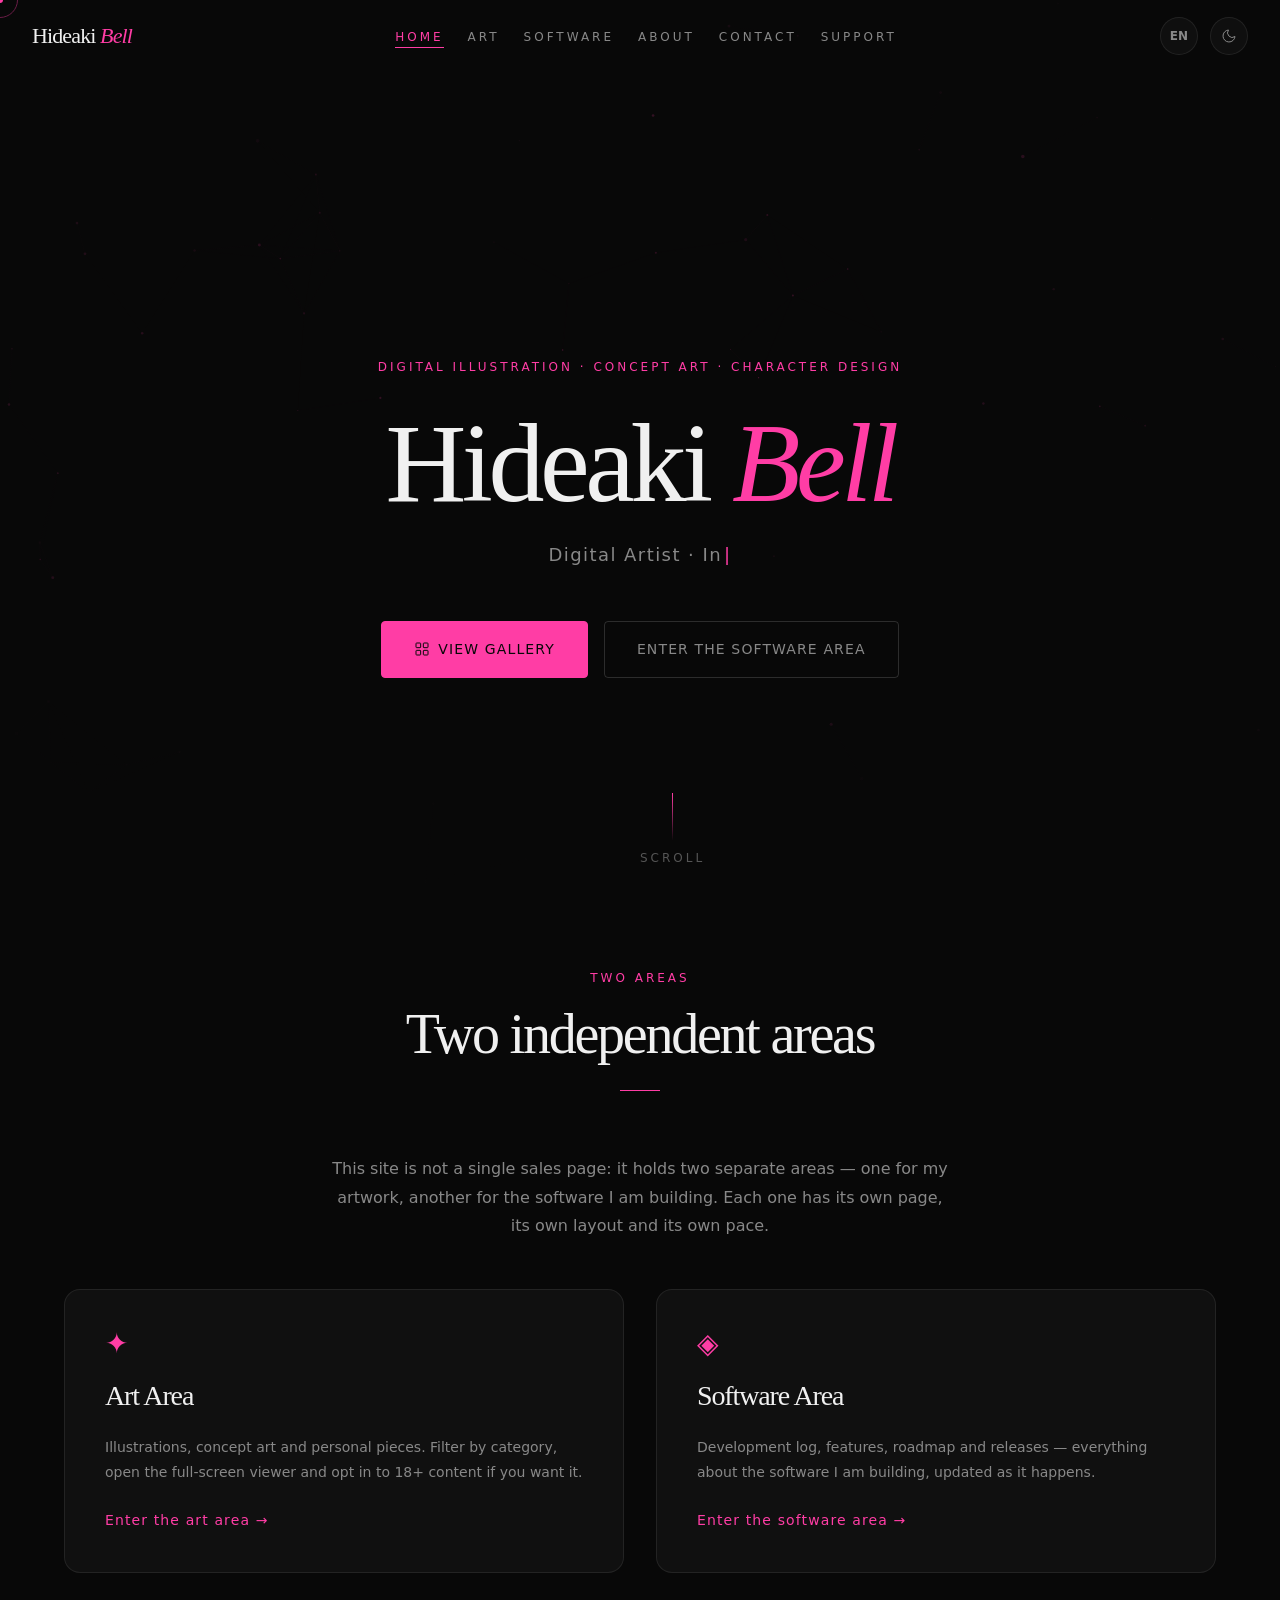
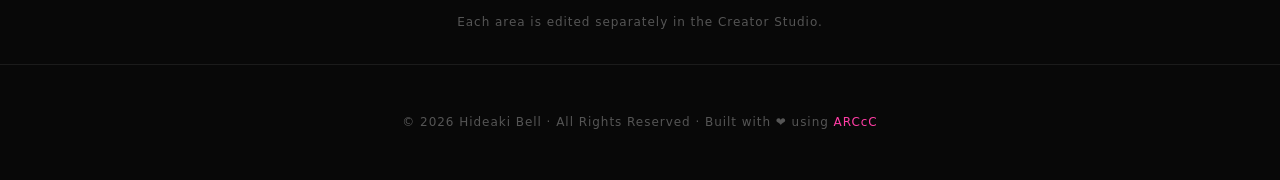
<file: index.html>
<!DOCTYPE html>
<html lang="en">
<head>
  <meta charset="UTF-8" />
  <meta name="viewport" content="width=device-width, initial-scale=1.0" />
  <meta http-equiv="Content-Security-Policy" content="default-src 'self'; script-src 'self'; style-src 'self' 'unsafe-inline' https://fonts.googleapis.com; font-src https://fonts.gstatic.com; img-src 'self' data: https:; media-src 'self' https:; frame-src https:; connect-src 'self' https://api.github.com; object-src 'none'; base-uri 'self'; form-action 'self'" />

  <!-- SEO -->
  <title>Hideaki Bell · Digital Artist</title>
  <meta name="description" content="Portfolio of Hideaki Bell — independent digital artist specializing in digital illustration, concept art, and abstract digital art." />
  <meta name="author" content="Hideaki Bell" />
  <meta name="robots" content="index, follow" />

  <!-- Open Graph -->
  <meta property="og:type"        content="website" />
  <meta property="og:title"       content="Hideaki Bell · Digital Artist" />
  <meta property="og:description" content="Portfolio of Hideaki Bell — independent digital artist." />
  <meta property="og:image"       content="assets/images/artwork-1.jpg" />

  <!-- Twitter Card -->
  <meta name="twitter:card"        content="summary_large_image" />
  <meta name="twitter:title"       content="Hideaki Bell · Digital Artist" />
  <meta name="twitter:description" content="Portfolio of Hideaki Bell — independent digital artist." />
  <meta name="twitter:image"       content="assets/images/artwork-1.jpg" />

  <!-- Favicon (inline SVG) -->
  <link rel="icon" href="data:image/svg+xml,<svg xmlns='http://www.w3.org/2000/svg' viewBox='0 0 100 100'><text y='.9em' font-size='90'>✦</text></svg>" />

  <!-- Anti-FOUC: apply saved theme BEFORE CSS renders -->
  <script src="assets/js/theme-init.js"></script>

  <!-- Styles: single entry point (ARCcC §2.3) -->
  <link rel="stylesheet" href="assets/styles/index.css" />

  <!-- GitHub Pages: no _config.yml needed, plain HTML works natively -->
</head>
<body data-page="hub">

  <!-- Custom cursor (cosmetic layer, not a module) -->
  <div class="cursor-dot"  aria-hidden="true"></div>
  <div class="cursor-ring" aria-hidden="true"></div>

  <!-- ───────────────────────────────────────────────────────
       NAVIGATION
  ─────────────────────────────────────────────────────────── -->
  <nav class="site-nav" role="navigation" aria-label="Main navigation">
    <a href="#hero" class="nav__logo" id="nav-logo">
      Hideaki <span>Bell</span>
    </a>


    <ul class="nav__links" role="list">
      <li><a href="index.html" class="nav__link" id="nav-link-home" aria-current="page">Home</a></li>
      <li><a href="art.html"   class="nav__link" id="nav-link-art">Art</a></li>
      <li><a href="studio.html" class="nav__link" id="nav-link-studio">Software</a></li>
      <li><a href="about.html" class="nav__link" id="nav-link-about">About</a></li>
      <li><a href="contact.html" class="nav__link" id="nav-link-contact">Contact</a></li>
      <li><a href="support.html" class="nav__link" id="nav-link-support">Support</a></li>
    </ul>

    <div class="nav__right">
      <!-- Language switch -->
      <button class="lang-switch" id="lang-switch-btn" aria-label="Switch language" title="Mudar idioma">
        EN
      </button>

      <!-- Admin link (hidden - Ctrl+Shift+Q toggles it) -->
      <a href="admin.html" class="admin-link-btn" id="admin-link-btn" title="Creator Studio" style="display:none;">
        ⚙
      </a>

      <!-- Theme toggle -->
      <button class="theme-toggle" id="theme-toggle-btn" aria-label="Switch to light mode" title="Light mode">
        <!-- Moon icon (shown in dark mode → click to go light) -->
        <svg id="theme-icon-moon" viewBox="0 0 24 24" fill="none" stroke="currentColor" stroke-width="1.5" aria-hidden="true">
          <path d="M21 12.79A9 9 0 1 1 11.21 3 7 7 0 0 0 21 12.79z"/>
        </svg>
        <!-- Sun icon (shown in light mode → click to go dark) -->
        <svg id="theme-icon-sun" viewBox="0 0 24 24" fill="none" stroke="currentColor" stroke-width="1.5" aria-hidden="true" style="display:none">
          <circle cx="12" cy="12" r="5"/>
          <path d="M12 1v2M12 21v2M4.22 4.22l1.42 1.42M18.36 18.36l1.42 1.42M1 12h2M21 12h2M4.22 19.78l1.42-1.42M18.36 5.64l1.42-1.42"/>
        </svg>
      </button>

      <!-- Mobile burger -->
      <button class="nav__burger" aria-label="Toggle mobile menu" aria-expanded="false">
        <span></span>
        <span></span>
        <span></span>
      </button>
    </div>
  </nav>

  <!-- ───────────────────────────────────────────────────────
       HERO SECTION
  ─────────────────────────────────────────────────────────── -->
  <section id="hero" aria-label="Hero introduction">
    <canvas id="hero-canvas" aria-hidden="true"></canvas>

    <div class="hero__content">
      <p class="hero__eyebrow" id="hero-eyebrow">Digital Illustration · Concept Art · Abstract Art</p>

      <h1 class="hero__name" id="hero-name">
        Hideaki <span>Bell</span>
      </h1>

      <p class="hero__tagline cursor-blink" id="hero-tagline">
        Digital Artist · Independent Creator
      </p>

      <div class="hero__actions">
        <a href="art.html" class="btn-primary" id="hero-cta-gallery">
          <svg width="16" height="16" viewBox="0 0 24 24" fill="none" stroke="currentColor" stroke-width="1.5" aria-hidden="true">
            <rect x="3" y="3" width="7" height="7" rx="1"/><rect x="14" y="3" width="7" height="7" rx="1"/>
            <rect x="3" y="14" width="7" height="7" rx="1"/><rect x="14" y="14" width="7" height="7" rx="1"/>
          </svg>
          View Gallery
        </a>
        <a href="studio.html" class="btn-secondary" id="hero-cta-studio">
          Software Area
        </a>
      </div>
    </div>

    <div class="hero__scroll-indicator" aria-hidden="true">
      <div class="hero__scroll-line"></div>
      <span class="hero__scroll-label">Scroll</span>
    </div>
  </section>

  <!-- ───────────────────────────────────────────────────────
       AREAS HUB — the site is split into independent areas
  ─────────────────────────────────────────────────────────── -->
  <section id="areas" aria-label="Site areas">
    <div class="section-header reveal">
      <span class="section-label" data-i18n="hub_label">Two areas</span>
      <h2 class="section-title" data-i18n="hub_title">Two independent areas</h2>
      <div class="section-divider" aria-hidden="true"></div>
    </div>

    <p class="hub__intro reveal reveal-delay-1" data-i18n="hub_intro">
      This site holds two separate areas — one for my artwork, another for the software I am building.
    </p>

    <div class="hub__grid">
      <article class="hub-card reveal reveal-delay-2">
        <div class="hub-card__icon" aria-hidden="true">✦</div>
        <h3 class="hub-card__title" data-i18n="hub_art_title">Art Area</h3>
        <p class="hub-card__text" data-i18n="hub_art_text">
          Illustrations, concept art and personal pieces.
        </p>
        <a class="hub-card__cta" href="art.html" data-i18n="hub_art_cta">Enter the art area</a>
      </article>

      <article class="hub-card reveal reveal-delay-3">
        <div class="hub-card__icon" aria-hidden="true">◈</div>
        <h3 class="hub-card__title" data-i18n="hub_studio_title">Software Area</h3>
        <p class="hub-card__text" data-i18n="hub_studio_text">
          Development log, features, roadmap and releases.
        </p>
        <a class="hub-card__cta" href="studio.html" data-i18n="hub_studio_cta">Enter the software area</a>
      </article>
    </div>

    <p class="hub__note" data-i18n="hub_note"></p>
  </section>
<footer class="site-footer" role="contentinfo">
    <p class="site-footer__text">
      © <span id="footer-year"></span> Hideaki Bell · All Rights Reserved ·
      Built with ❤ using <a href="#" aria-label="ARCcC methodology">ARCcC</a>
    </p>
  </footer>

  <!-- ───────────────────────────────────────────────────────
       SCRIPTS — Loaded in dependency order (ARCcC §2.3)
       No ES module bundler needed — single flat script chain.
  ─────────────────────────────────────────────────────────── -->

  <!-- 1. Infrastructure (no deps) -->
  <script src="infrastructure/event-bus/index.js"></script>
  <script src="infrastructure/i18n/index.js"></script>
  <script src="infrastructure/config/index.js"></script>
  <script src="infrastructure/content/index.js"></script>
  <script src="infrastructure/intersection-observer/index.js"></script>

  <!-- 2. Utils (no deps) -->
  <script src="utils/dom/index.js"></script>
  <script src="utils/formatters/index.js"></script>
  <script src="utils/env/index.js"></script>

  <!-- 3. Core — Hero sub-modules -->
  <script src="core/hero/private/animator/index.js"></script>
  <script src="core/hero/private/renderer/index.js"></script>
  <script src="core/hero/index.js"></script>

  <!-- 4. Core — About -->

  <!-- 5. Core — Contact sub-modules -->

  <!-- 6. Core — Creator Studio gate (decides if the ⚙ link is shown) -->
  <script src="core/admin-gate/index.js"></script>

  <!-- 7. Core — Theme Toggle -->
  <script src="core/theme-toggle/index.js"></script>

  <!-- 8. Core — Language Switch -->
  <script src="core/language/index.js"></script>

  <!-- 9. Boundary — Contracts + Orchestrator + Entry point -->
  <script src="boundary/orchestrator/contracts/SiteContract.js"></script>
  <script src="boundary/orchestrator/index.js"></script>
  <script src="boundary/index.js"></script>

</body>
</html>
</file>
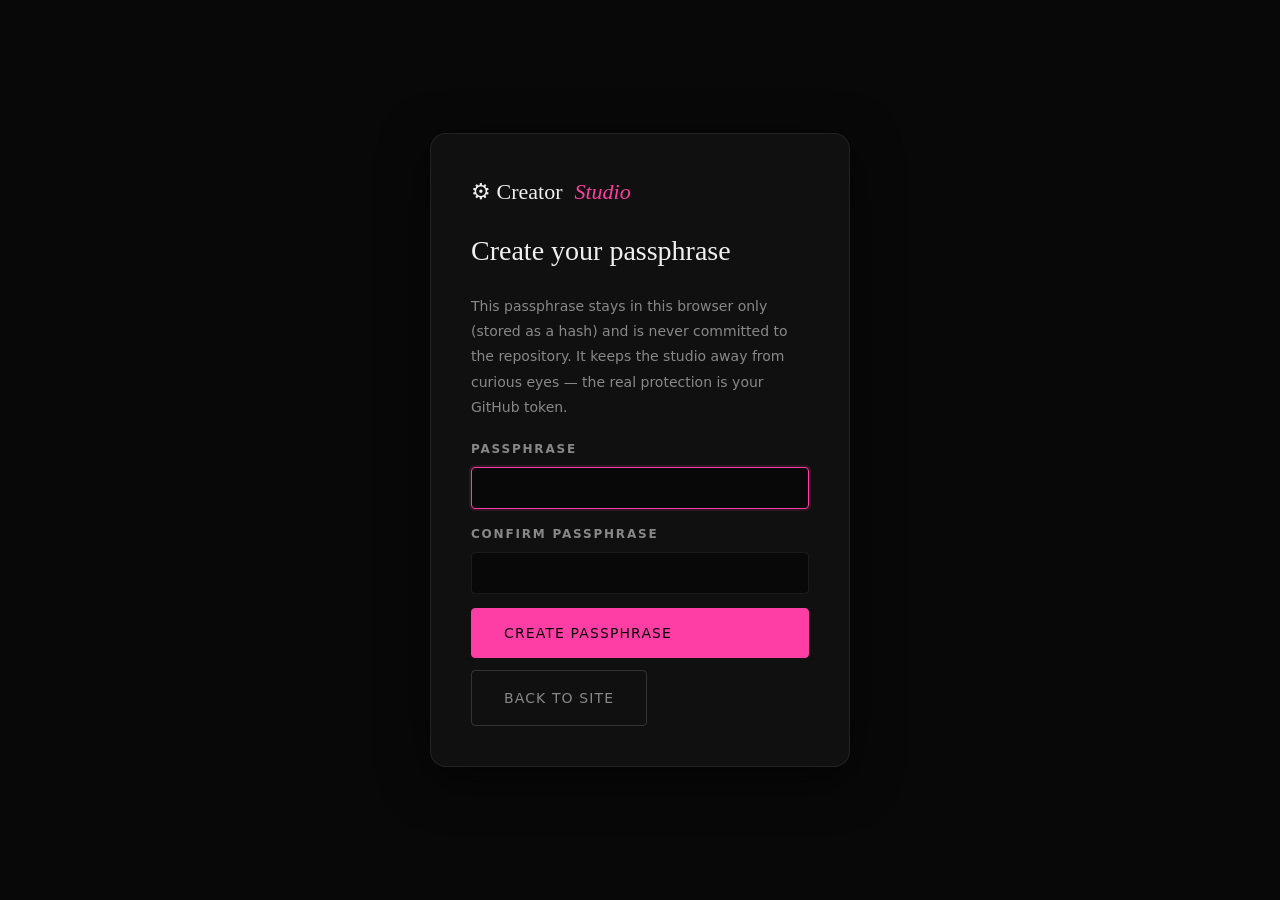
<file: admin.html>
﻿<!DOCTYPE html>
<html lang="en">
<head>
  <meta charset="UTF-8" />
  <meta name="viewport" content="width=device-width, initial-scale=1.0" />
  <meta http-equiv="Content-Security-Policy" content="default-src 'self'; script-src 'self'; style-src 'self' 'unsafe-inline' https://fonts.googleapis.com; font-src https://fonts.gstatic.com; img-src 'self' data: https:; media-src 'self' https:; frame-src https:; connect-src 'self' https://api.github.com; object-src 'none'; base-uri 'self'; form-action 'self'" />
  <title>Creator Studio · Hideaki Bell</title>
  
  <!-- Favicon -->
  <link rel="icon" href="data:image/svg+xml,<svg xmlns='http://www.w3.org/2000/svg' viewBox='0 0 100 100'><text y='.9em' font-size='90'>⚙</text></svg>" />

  <!-- Apply the saved color theme before styles render -->
  <script src="assets/js/theme-init.js"></script>

  <!-- Core Styles -->
  <link rel="stylesheet" href="assets/styles/design-system/tokens.css" />
  <link rel="stylesheet" href="assets/styles/index.css" />
  
  <!-- Dashboard Specific Styles -->
  <style>
    body {
      cursor: auto !important; /* Allow normal cursor inside admin dashboard */
    }
    body * {
      cursor: auto !important;
    }
    .cursor-dot, .cursor-ring {
      display: none !important; /* Disable custom cursor on admin page */
    }
    
    .admin-layout {
      display: grid;
      grid-template-columns: 260px 1fr;
      min-height: 100vh;
      background: var(--color-bg);
      color: var(--color-text-primary);
      font-family: var(--font-body);
    }

    /* ── Sidebar ──────────────────────────────────────────────── */
    .admin-sidebar {
      background: var(--color-bg-secondary);
      border-right: 1px solid var(--color-border);
      padding: var(--space-8) var(--space-6);
      display: flex;
      flex-direction: column;
      justify-content: space-between;
    }

    .admin-brand {
      display: flex;
      align-items: center;
      gap: var(--space-3);
      font-family: var(--font-display);
      font-size: var(--text-lg);
      font-weight: 500;
      color: var(--color-text-primary);
      margin-bottom: var(--space-12);
    }

    .admin-brand span {
      color: var(--color-accent);
      font-style: italic;
    }

    .admin-nav {
      display: flex;
      flex-direction: column;
      gap: var(--space-2);
      list-style: none;
    }

    .admin-nav-item button {
      width: 100%;
      text-align: left;
      padding: var(--space-3) var(--space-4);
      background: transparent;
      border: none;
      border-radius: var(--radius-sm);
      color: var(--color-text-secondary);
      font-family: var(--font-body);
      font-size: var(--text-sm);
      font-weight: 500;
      cursor: pointer;
      transition: all var(--duration-fast) var(--ease-out);
    }

    .admin-nav-item button:hover {
      color: var(--color-text-primary);
      background: var(--color-surface);
    }

    .admin-nav-item.is-active button {
      color: var(--color-white);
      background: var(--color-accent);
    }

    .admin-sidebar-footer a {
      display: inline-flex;
      align-items: center;
      gap: var(--space-2);
      color: var(--color-text-secondary);
      font-size: var(--text-xs);
      text-decoration: none;
      transition: color var(--duration-fast) var(--ease-out);
    }

    .admin-sidebar-footer a:hover {
      color: var(--color-accent);
    }

    /* ── Content Area ─────────────────────────────────────────── */
    .admin-content {
      padding: var(--space-12) var(--space-16);
      max-width: 960px;
      width: 100%;
      margin: 0 auto;
      overflow-y: auto;
      height: 100vh;
      box-sizing: border-box;
    }

    .admin-header {
      margin-bottom: var(--space-10);
      display: flex;
      justify-content: space-between;
      align-items: flex-end;
      border-bottom: 1px solid var(--color-border);
      padding-bottom: var(--space-6);
    }

    .admin-title h1 {
      font-family: var(--font-display);
      font-size: var(--text-3xl);
      font-weight: 400;
      margin-bottom: var(--space-1);
    }

    .admin-title p {
      font-size: var(--text-sm);
      color: var(--color-text-secondary);
    }

    .admin-pane {
      display: none;
      animation: fadeIn var(--duration-normal) var(--ease-out);
    }

    .admin-pane.is-active {
      display: block;
    }

    @keyframes fadeIn {
      from { opacity: 0; transform: translateY(8px); }
      to { opacity: 1; transform: translateY(0); }
    }

    /* ── Form Styles ──────────────────────────────────────────── */
    .form-section {
      background: var(--color-bg-secondary);
      border: 1px solid var(--color-border);
      border-radius: var(--radius-lg);
      padding: var(--space-8);
      margin-bottom: var(--space-8);
    }

    .form-section-title {
      font-family: var(--font-display);
      font-size: var(--text-xl);
      font-weight: 500;
      color: var(--color-accent);
      margin-bottom: var(--space-6);
      border-bottom: 1px solid var(--color-border);
      padding-bottom: var(--space-2);
    }

    .form-grid {
      display: grid;
      grid-template-columns: repeat(2, 1fr);
      gap: var(--space-5);
    }

    .form-grid.span-2 {
      grid-template-columns: 1fr;
    }

    .field-group {
      display: flex;
      flex-direction: column;
      gap: var(--space-2);
    }

    .field-group.full-width {
      grid-column: span 2;
    }

    .admin-label {
      font-family: var(--font-body);
      font-size: var(--text-xs);
      font-weight: 600;
      letter-spacing: var(--tracking-wider);
      text-transform: uppercase;
      color: var(--color-text-secondary);
    }

    .admin-input,
    .admin-textarea {
      width: 100%;
      padding: var(--space-3) var(--space-4);
      background: var(--color-bg);
      border: 1px solid var(--color-border);
      border-radius: var(--radius-sm);
      color: var(--color-text-primary);
      font-family: var(--font-body);
      font-size: var(--text-sm);
      outline: none;
      transition: all var(--duration-fast) var(--ease-out);
      box-sizing: border-box;
    }

    .admin-input:focus,
    .admin-textarea:focus {
      border-color: var(--color-accent);
      box-shadow: 0 0 0 2px var(--color-accent-dim);
    }

    .admin-textarea {
      min-height: 120px;
      resize: vertical;
    }

    .admin-color-picker-row {
      display: flex;
      align-items: center;
      gap: var(--space-4);
    }

    .admin-color-picker {
      width: 52px;
      height: 42px;
      border: 1px solid var(--color-border);
      border-radius: var(--radius-sm);
      background: var(--color-bg);
      cursor: pointer;
      padding: 2px;
      box-sizing: border-box;
    }

    /* ── Gallery List Card ────────────────────────────────────── */
    .artwork-list {
      display: flex;
      flex-direction: column;
      gap: var(--space-6);
    }

    .artwork-editor-card {
      background: var(--color-bg-secondary);
      border: 1px solid var(--color-border);
      border-radius: var(--radius-lg);
      padding: var(--space-6);
      display: grid;
      grid-template-columns: 140px 1fr;
      gap: var(--space-6);
      align-items: start;
    }

    .artwork-preview-box {
      width: 140px;
      height: 186px;
      border-radius: var(--radius-md);
      background: var(--color-bg);
      border: 1px solid var(--color-border);
      overflow: hidden;
      display: flex;
      align-items: center;
      justify-content: center;
    }

    .artwork-preview-box img {
      width: 100%;
      height: 100%;
      object-fit: cover;
    }

    .artwork-preview-box .no-img {
      color: var(--color-text-tertiary);
      font-size: var(--text-xs);
    }

    .artwork-editor-fields {
      display: grid;
      grid-template-columns: repeat(2, 1fr);
      gap: var(--space-4);
    }

    .artwork-editor-fields .full {
      grid-column: span 2;
    }

    /* ── v2 Feed editing: language mode, composer, toasts, tools ─ */

    .langmode-chips {
      display: inline-flex;
      gap: 4px;
      align-items: center;
    }

    .langmode-chips button {
      background: transparent;
      border: 1px solid var(--color-border);
      color: var(--color-text-secondary);
      font-family: var(--font-body);
      font-size: var(--text-xs);
      font-weight: 600;
      padding: 4px 10px;
      border-radius: var(--radius-full);
      cursor: pointer;
      transition: all var(--duration-fast) var(--ease-out);
    }

    .langmode-chips button:hover {
      color: var(--color-text-primary);
      border-color: var(--color-accent);
    }

    .langmode-chips button.is-active {
      background: var(--color-accent);
      border-color: var(--color-accent);
      color: var(--color-white);
    }

    /* Hide the language not being edited (mode set on <body>) */
    body[data-lang-mode="pt"] .field-group[data-lang="en"] { display: none !important; }
    body[data-lang-mode="en"] .field-group[data-lang="pt"] { display: none !important; }

    .dirty-badge {
      margin-right: auto;
      align-self: center;
      font-size: var(--text-xs);
      font-weight: 600;
      color: #fbbf24;
    }

    .dirty-badge[hidden] { display: none; }

    #toast-root {
      position: fixed;
      bottom: 96px;
      left: 50%;
      transform: translateX(-50%);
      display: flex;
      flex-direction: column;
      gap: var(--space-2);
      z-index: 1000;
    }

    .admin-toast {
      background: var(--color-bg-secondary);
      border: 1px solid var(--color-border);
      border-left: 3px solid var(--color-accent);
      color: var(--color-text-primary);
      padding: var(--space-3) var(--space-5);
      border-radius: var(--radius-md);
      font-size: var(--text-sm);
      box-shadow: var(--shadow-lg);
      max-width: 480px;
      animation: toastIn var(--duration-normal) var(--ease-out);
      transition: opacity var(--duration-normal) var(--ease-out);
    }

    .admin-toast.is-success { border-left-color: #4ade80; }
    .admin-toast.is-error   { border-left-color: #ff6b8b; }

    @keyframes toastIn {
      from { opacity: 0; transform: translateY(10px); }
      to   { opacity: 1; transform: translateY(0); }
    }

    /* Artwork feed card (visual, image-first) */
    .artwork-editor-card { grid-template-columns: 220px 1fr; }

    .artwork-media-col {
      display: flex;
      flex-direction: column;
      gap: var(--space-3);
    }

    .artwork-preview-box {
      width: 100%;
      height: 220px;
      cursor: pointer;
      position: relative;
    }

    .artwork-preview-box.dragover,
    .composer-drop.dragover {
      border-color: var(--color-accent);
      box-shadow: 0 0 0 2px var(--color-accent-dim);
    }

    .artwork-preview-box .drop-hint {
      position: absolute;
      left: 0; right: 0; bottom: 0;
      padding: var(--space-2);
      font-size: 10px;
      text-align: center;
      color: var(--color-text-tertiary);
      background: rgba(0, 0, 0, 0.55);
      opacity: 0;
      transition: opacity var(--duration-fast) var(--ease-out);
    }

    .artwork-preview-box:hover .drop-hint,
    .artwork-preview-box.dragover .drop-hint { opacity: 1; }

    .artwork-card-tools {
      display: flex;
      gap: 6px;
      flex-wrap: wrap;
    }

    .tool-btn {
      background: transparent;
      border: 1px solid var(--color-border);
      border-radius: var(--radius-sm);
      color: var(--color-text-secondary);
      font-family: var(--font-body);
      font-size: var(--text-xs);
      line-height: 1;
      padding: 6px 9px;
      cursor: pointer;
      transition: all var(--duration-fast) var(--ease-out);
    }

    .tool-btn:hover {
      color: var(--color-text-primary);
      border-color: var(--color-accent);
    }

    .tool-btn.tool-danger { color: #ff6b8b; }
    .tool-btn.tool-danger:hover { border-color: rgba(255, 107, 139, 0.5); }

    /* Post composer (Facebook-like) */
    .post-composer {
      background: var(--color-bg);
      border: 1px solid var(--color-border);
      border-radius: var(--radius-lg);
      padding: var(--space-5);
      display: flex;
      flex-direction: column;
      gap: var(--space-4);
      margin-bottom: var(--space-6);
    }

    .post-composer__trigger { min-height: 64px; cursor: text; }

    .post-composer__extra {
      display: none;
      flex-direction: column;
      gap: var(--space-4);
      border-top: 1px solid var(--color-border);
      padding-top: var(--space-4);
    }

    .post-composer.is-open .post-composer__extra { display: flex; }

    .composer-row {
      display: grid;
      grid-template-columns: 1fr 1fr;
      gap: var(--space-4);
    }

    .composer-drop {
      border: 1px dashed var(--color-border);
      border-radius: var(--radius-sm);
      padding: var(--space-3);
      text-align: center;
      font-size: var(--text-xs);
      color: var(--color-text-tertiary);
      cursor: pointer;
    }

    .composer-drop img {
      display: block;
      max-height: 140px;
      margin: 0 auto var(--space-2);
      border-radius: var(--radius-sm);
    }

    .composer-actions {
      display: flex;
      align-items: center;
      gap: var(--space-4);
      flex-wrap: wrap;
    }

    .composer-hint {
      font-size: var(--text-xs);
      color: var(--color-text-tertiary);
    }

    .studio-card-thumb {
      width: 64px;
      height: 44px;
      object-fit: cover;
      border-radius: var(--radius-sm);
      border: 1px solid var(--color-border);
    }

    @media (max-width: 700px) {
      .artwork-editor-card { grid-template-columns: 1fr; }
      .composer-row { grid-template-columns: 1fr; }
    }

    /* ── Sticky Action Bar ────────────────────────────────────── */
    .admin-actions-bar {
      position: sticky;
      bottom: var(--space-4);
      background: var(--color-bg-secondary);
      backdrop-filter: blur(12px);
      border: 1px solid var(--color-border);
      border-radius: var(--radius-lg);
      padding: var(--space-4) var(--space-6);
      display: flex;
      justify-content: flex-end;
      gap: var(--space-4);
      box-shadow: var(--shadow-lg);
      z-index: 100;
      margin-top: var(--space-10);
    }

    .btn-save {
      background: var(--color-accent);
      color: var(--color-white);
      border: 1px solid var(--color-accent);
    }

    .btn-save:hover {
      background: transparent;
      color: var(--color-accent);
      box-shadow: var(--glow-accent);
    }

    /* ── Responsive ───────────────────────────────────────────── */
    @media (max-width: 900px) {
      .admin-layout {
        grid-template-columns: 1fr;
      }
      .admin-sidebar {
        height: auto;
        padding: var(--space-6);
        border-right: none;
        border-bottom: 1px solid var(--color-border);
      }
      .admin-brand {
        margin-bottom: var(--space-6);
      }
      .admin-nav {
        flex-direction: row;
        overflow-x: auto;
        padding-bottom: var(--space-2);
      }
      .admin-nav-item button {
        white-space: nowrap;
      }
      .admin-content {
        padding: var(--space-6);
        height: auto;
      }
    }
  </style>
</head>
<body data-page="admin" class="is-locked">

  <!-- ───────────────────────────────────────────────────────
       ACCESS GATE — local convenience lock (see core/admin-gate)
  ─────────────────────────────────────────────────────────── -->
  <div class="gate-overlay" id="gate-overlay" role="dialog" aria-modal="true" aria-label="Creator Studio access">
    <div class="gate-card">
      <div class="gate-brand">⚙ Creator <span>Studio</span></div>
      <h1 class="gate-title" id="gate-title">Creator Studio is locked</h1>
      <p class="gate-text" id="gate-desc">Enter the passphrase to open the studio.</p>

      <form autocomplete="off">
        <div class="field-group">
          <label class="admin-label" for="gate-pass">Passphrase</label>
          <input class="admin-input" type="password" id="gate-pass" autocomplete="current-password" />
        </div>

        <div class="field-group" id="gate-confirm-field" hidden style="margin-top:var(--space-4);">
          <label class="admin-label" for="gate-confirm">Confirm passphrase</label>
          <input class="admin-input" type="password" id="gate-confirm" autocomplete="new-password" />
        </div>

        <p class="gate-error" id="gate-error" role="alert"></p>

        <div class="gate-actions">
          <button type="submit" class="btn-primary" id="gate-submit">Unlock</button>
          <a href="index.html" class="btn-secondary" style="text-decoration:none;display:inline-flex;align-items:center;justify-content:center;">Back to site</a>
        </div>
      </form>

      <a href="#" id="gate-forgot" class="hub__note" style="text-decoration:underline;text-align:center;">Forgot the passphrase?</a>
    </div>
  </div>

  <div class="admin-layout">
    
    <!-- SIDEBAR -->
    <aside class="admin-sidebar">
      <div>
        <div class="admin-brand">
          ⚙ Creator <span>Studio</span>
        </div>
        <ul class="admin-nav" role="navigation" aria-label="Studio sections">
          <li class="admin-nav-item is-active" data-tab="identity">
            <button id="nav-btn-identity">Identity & Profile</button>
          </li>
          <li class="admin-nav-item" data-tab="gallery">
            <button id="nav-btn-gallery">Artworks Gallery</button>
          </li>
          <li class="admin-nav-item" data-tab="social">
            <button id="nav-btn-social">Social Networks</button>
          </li>
          <li class="admin-nav-item" data-tab="seo">
            <button id="nav-btn-seo">SEO & Page Title</button>
          </li>
          <li class="admin-nav-item" data-tab="studio">
            <button id="nav-btn-studio">Software Area</button>
          </li>
          <li class="admin-nav-item" data-tab="publish">
            <button id="nav-btn-publish">Publish & Security</button>
          </li>
        </ul>
      </div>
      <div class="admin-sidebar-footer">
        <a href="index.html" id="back-to-site-link">
          <svg width="12" height="12" viewBox="0 0 24 24" fill="none" stroke="currentColor" stroke-width="2" style="transform:scaleX(-1)">
            <path d="M5 12h14M12 5l7 7-7 7"/>
          </svg>
          Back to Live Site
        </a>
      </div>
    </aside>

    <!-- CONTENT -->
    <main class="admin-content">
      
      <header class="admin-header">
        <div class="admin-title">
          <h1 id="studio-title">Creator Studio</h1>
          <p id="studio-subtitle">Edit your portfolio settings and content</p>
        </div>
        <!-- Language selector in Dashboard -->
        <div style="display:flex;align-items:center;gap:var(--space-4);">
          <div class="langmode-chips" id="langmode-chips" role="group" aria-label="Editing language">
            <button type="button" data-mode="both" id="langmode-both">Ambos</button>
            <button type="button" data-mode="pt" id="langmode-pt">PT</button>
            <button type="button" data-mode="en" id="langmode-en">EN</button>
          </div>
          <button class="theme-toggle" id="theme-toggle-btn" aria-label="Switch to light mode" title="Light mode">
            <svg id="theme-icon-moon" viewBox="0 0 24 24" fill="none" stroke="currentColor" stroke-width="1.5" aria-hidden="true">
              <path d="M21 12.79A9 9 0 1 1 11.21 3 7 7 0 0 0 21 12.79z"/>
            </svg>
            <svg id="theme-icon-sun" viewBox="0 0 24 24" fill="none" stroke="currentColor" stroke-width="1.5" aria-hidden="true">
              <circle cx="12" cy="12" r="4"/>
              <path d="M12 1v2M12 21v2M4.22 4.22l1.42 1.42M18.36 18.36l1.42 1.42M1 12h2M21 12h2M4.22 19.78l1.42-1.42M18.36 5.64l1.42-1.42"/>
            </svg>
          </button>
          <button class="lang-switch" id="lang-switch-btn" aria-label="Switch Language" title="Mudar Idioma">EN</button>
        </div>
      </header>

      <!-- 1. IDENTITY & PROFILE PANE -->
      <section class="admin-pane is-active" id="pane-identity" aria-labelledby="nav-btn-identity">
        
        <div class="form-section">
          <h2 class="form-section-title">Visual Brand</h2>
          <div class="field-group">
            <label class="admin-label" for="s-accent-color">Signature Accent Color</label>
            <div class="admin-color-picker-row">
              <input class="admin-color-picker" type="color" id="s-accent-color" />
              <input class="admin-input" type="text" id="s-accent-color-hex" style="max-width:140px" />
            </div>
          </div>
        </div>

        <div class="form-section">
          <h2 class="form-section-title">Artist Info</h2>
          <div class="form-grid">
            <div class="field-group">
              <label class="admin-label" for="s-artist-name">Display Name</label>
              <input class="admin-input" type="text" id="s-artist-name" />
            </div>
            <div class="field-group" data-lang="en">
              <label class="admin-label" for="s-artist-tagline-en">Tagline (English)</label>
              <input class="admin-input" type="text" id="s-artist-tagline-en" />
            </div>
            <div class="field-group" data-lang="pt">
              <label class="admin-label" for="s-artist-tagline-pt">Tagline (Portuguese)</label>
              <input class="admin-input" type="text" id="s-artist-tagline-pt" />
            </div>
            <div class="field-group">
              <label class="admin-label" for="s-artist-avatar">Profile Image URL</label>
              <input class="admin-input" type="text" id="s-artist-avatar" />
            </div>
            <div class="field-group full-width" data-lang="en">
              <label class="admin-label" for="s-artist-specialties">Specialties (English, comma-separated)</label>
              <input class="admin-input" type="text" id="s-artist-specialties-en" />
            </div>
            <div class="field-group full-width" data-lang="pt">
              <label class="admin-label" for="s-artist-specialties">Specialties (Portuguese, comma-separated)</label>
              <input class="admin-input" type="text" id="s-artist-specialties-pt" />
            </div>
          </div>
        </div>

        <div class="form-section">
          <h2 class="form-section-title">Bilingual Biography</h2>
          <div class="form-grid">
            <div class="field-group" data-lang="en">
              <label class="admin-label" for="s-artist-bio-en-1">Bio Paragraph 1 (English)</label>
              <textarea class="admin-textarea" id="s-artist-bio-en-1"></textarea>
            </div>
            <div class="field-group" data-lang="pt">
              <label class="admin-label" for="s-artist-bio-pt-1">Bio Paragraph 1 (Portuguese)</label>
              <textarea class="admin-textarea" id="s-artist-bio-pt-1"></textarea>
            </div>
            <div class="field-group" data-lang="en">
              <label class="admin-label" for="s-artist-bio-en-2">Bio Paragraph 2 (English)</label>
              <textarea class="admin-textarea" id="s-artist-bio-en-2"></textarea>
            </div>
            <div class="field-group" data-lang="pt">
              <label class="admin-label" for="s-artist-bio-pt-2">Bio Paragraph 2 (Portuguese)</label>
              <textarea class="admin-textarea" id="s-artist-bio-pt-2"></textarea>
            </div>
          </div>
        </div>

        <div class="form-section">
          <h2 class="form-section-title">Artist Statistics</h2>
          <div class="form-grid">
            <div class="field-group">
              <label class="admin-label" for="s-stat-years">Years of Experience</label>
              <input class="admin-input" type="text" id="s-stat-years" />
            </div>
            <div class="field-group">
              <label class="admin-label" for="s-stat-projects">Completed Projects</label>
              <input class="admin-input" type="text" id="s-stat-projects" />
            </div>
            <div class="field-group">
              <label class="admin-label" for="s-stat-clients">Worldwide Clients</label>
              <input class="admin-input" type="text" id="s-stat-clients" />
            </div>
          </div>
        </div>

        <div class="form-section">
          <h2 class="form-section-title">Contact Channels</h2>
          <div class="form-grid">
            <div class="field-group">
              <label class="admin-label" for="s-contact-email">Primary Email</label>
              <input class="admin-input" type="email" id="s-contact-email" />
            </div>
            <div class="field-group">
              <label class="admin-label" for="s-formspree">Formspree Submission Endpoint</label>
              <input class="admin-input" type="url" id="s-formspree" />
            </div>
          </div>
        </div>

      </section>

      <!-- 2. ARTWORKS PANE -->
      <section class="admin-pane" id="pane-gallery" aria-labelledby="nav-btn-gallery">
        <div class="list-actions" id="gallery-toolbar">
          <button class="btn-primary" type="button" id="artwork-add-top-btn">+ Adicionar obra</button>
          <button class="btn-secondary" type="button" id="artwork-json-export">Exportar JSON (art.json)</button>
          <button class="btn-secondary" type="button" id="artwork-json-import">Importar JSON (art.json)</button>
          <input type="file" id="artwork-json-file" accept=".json,application/json" hidden />
        </div>
        <div class="artwork-list" id="s-artworks-list">
          <!-- Populated by JavaScript -->
        </div>
      </section>

      <!-- 3. SOCIAL NETWORKS PANE -->
      <section class="admin-pane" id="pane-social" aria-labelledby="nav-btn-social">
        <div class="form-section">
          <h2 class="form-section-title">Profile Links</h2>
          <div class="form-grid span-2">
            <div class="field-group">
              <label class="admin-label" for="s-instagram">Instagram URL</label>
              <input class="admin-input" type="url" id="s-instagram" />
            </div>
            <div class="field-group">
              <label class="admin-label" for="s-behance">Behance URL</label>
              <input class="admin-input" type="url" id="s-behance" />
            </div>
            <div class="field-group">
              <label class="admin-label" for="s-artstation">ArtStation URL</label>
              <input class="admin-input" type="url" id="s-artstation" />
            </div>
            <div class="field-group">
              <label class="admin-label" for="s-twitter">Twitter / X URL</label>
              <input class="admin-input" type="url" id="s-twitter" />
            </div>
            <div class="field-group">
              <label class="admin-label" for="s-youtube">YouTube URL</label>
              <input class="admin-input" type="url" id="s-youtube" />
            </div>
          </div>
        </div>
      </section>

      <!-- 4. SEO & META PANE -->
      <section class="admin-pane" id="pane-seo" aria-labelledby="nav-btn-seo">
        <div class="form-section">
          <h2 class="form-section-title">Meta Headers</h2>
          <div class="form-grid span-2">
            <div class="field-group">
              <label class="admin-label" for="s-site-title">Page Head Title</label>
              <input class="admin-input" type="text" id="s-site-title" />
            </div>
            <div class="field-group">
              <label class="admin-label" for="s-site-description">Meta Search Description</label>
              <textarea class="admin-textarea" id="s-site-description"></textarea>
            </div>
          </div>
        </div>
      </section>

      <!-- 5. SOFTWARE AREA PANE (agnostic content: content/studio.json) -->
      <section class="admin-pane" id="pane-studio" aria-labelledby="nav-btn-studio">

        <div class="form-section">
          <h2 class="form-section-title">Software Area — general</h2>
          <p class="hint-block" style="margin-bottom:var(--space-6);">
            Esta área é agnóstica: nenhum campo tem nome de produto. Preencha os textos e as listas
            abaixo e o site monta a página a partir delas. Lista vazia = seção escondida.
          </p>
          <div class="list-actions">
            <button class="btn-secondary" type="button" id="studio-json-export">Exportar JSON (studio.json)</button>
            <button class="btn-secondary" type="button" id="studio-json-import">Importar JSON (studio.json)</button>
            <input type="file" id="studio-json-file" accept=".json,application/json" hidden />
            <a class="btn-secondary" style="text-decoration:none;display:inline-flex;align-items:center;" href="tools/content-workbench.html" target="_blank" rel="noopener">Abrir no Content Workbench ↗</a>
          </div>
          <p class="hint-block" style="margin-bottom:var(--space-6);font-size:var(--text-xs);color:var(--color-text-muted);">
            Fluxo sugerido: <strong>Exportar JSON</strong> → edite no <strong>Content Workbench</strong> →
            <strong>Importar JSON</strong> de volta aqui → <strong>Publicar</strong> para gravar em <code>/content</code>.
          </p>
          <div class="form-grid">
            <div class="field-group" data-lang="en">
              <label class="admin-label" for="s-studio-name-en">Name (EN)</label>
              <input class="admin-input" id="s-studio-name-en" type="text" />
            </div>
            <div class="field-group" data-lang="pt">
              <label class="admin-label" for="s-studio-name-pt">Name (PT)</label>
              <input class="admin-input" id="s-studio-name-pt" type="text" />
            </div>
            <div class="field-group" data-lang="en">
              <label class="admin-label" for="s-studio-tagline-en">Tagline (EN)</label>
              <input class="admin-input" id="s-studio-tagline-en" type="text" />
            </div>
            <div class="field-group" data-lang="pt">
              <label class="admin-label" for="s-studio-tagline-pt">Tagline (PT)</label>
              <input class="admin-input" id="s-studio-tagline-pt" type="text" />
            </div>
            <div class="field-group" data-lang="en">
              <label class="admin-label" for="s-studio-status-en">Status (EN)</label>
              <input class="admin-input" id="s-studio-status-en" type="text" />
            </div>
            <div class="field-group" data-lang="pt">
              <label class="admin-label" for="s-studio-status-pt">Status (PT)</label>
              <input class="admin-input" id="s-studio-status-pt" type="text" />
            </div>
            <div class="field-group">
              <label class="admin-label" for="s-studio-version">Version</label>
              <input class="admin-input" id="s-studio-version" type="text" placeholder="0.1.0" />
            </div>
            <div class="field-group">
              <label class="admin-label" for="s-studio-hero">Hero image path / URL</label>
              <input class="admin-input" id="s-studio-hero" type="text" />
            </div>
            <div class="field-group" data-lang="en">
              <label class="admin-label" for="s-studio-cta-label-en">CTA label (EN)</label>
              <input class="admin-input" id="s-studio-cta-label-en" type="text" />
            </div>
            <div class="field-group" data-lang="pt">
              <label class="admin-label" for="s-studio-cta-label-pt">CTA label (PT)</label>
              <input class="admin-input" id="s-studio-cta-label-pt" type="text" />
            </div>
            <div class="field-group full-width">
              <label class="admin-label" for="s-studio-cta-url">CTA URL (anchor or link)</label>
              <input class="admin-input" id="s-studio-cta-url" type="text" placeholder="#studio-feed" />
            </div>
            <div class="field-group full-width" data-lang="en">
              <label class="admin-label" for="s-studio-intro-en">Intro (EN) — one paragraph per line</label>
              <textarea class="admin-textarea" id="s-studio-intro-en"></textarea>
            </div>
            <div class="field-group full-width" data-lang="pt">
              <label class="admin-label" for="s-studio-intro-pt">Intro (PT) — um parágrafo por linha</label>
              <textarea class="admin-textarea" id="s-studio-intro-pt"></textarea>
            </div>
          </div>
        </div>

        <div class="form-section">
          <h2 class="form-section-title">Highlights</h2>
          <div class="list-actions">
            <button class="btn-secondary" type="button" data-add-list="highlights">+ Add Highlight</button>
          </div>
          <div class="studio-editor-list" id="studio-highlights-editor"></div>
        </div>

        <div class="form-section">
          <h2 class="form-section-title">Roadmap</h2>
          <div class="list-actions">
            <button class="btn-secondary" type="button" data-add-list="roadmap">+ Add Roadmap step</button>
          </div>
          <div class="studio-editor-list" id="studio-roadmap-editor"></div>
        </div>

        <div class="form-section">
          <h2 class="form-section-title">Entries (devlog / changelog)</h2>

          <!-- Facebook-like composer: post an update to the feed -->
          <div class="post-composer" id="studio-post-composer">
            <textarea class="admin-textarea post-composer__trigger" id="composer-trigger-pt" data-lang="pt" rows="2" placeholder="Escreva uma novidade… (o que mudou no projeto?)"></textarea>
            <textarea class="admin-textarea post-composer__trigger" id="composer-trigger-en" data-lang="en" rows="2" placeholder="Share an update… (what changed in the project?)"></textarea>

            <div class="post-composer__extra">
              <div class="composer-row">
                <div class="field-group" data-lang="pt">
                  <label class="admin-label" for="composer-tag-pt">Etiqueta (ex: Devlog, Release)</label>
                  <input class="admin-input" id="composer-tag-pt" type="text" />
                </div>
                <div class="field-group" data-lang="en">
                  <label class="admin-label" for="composer-tag-en">Tag (e.g. Devlog, Release)</label>
                  <input class="admin-input" id="composer-tag-en" type="text" />
                </div>
                <div class="field-group" data-lang="pt">
                  <label class="admin-label" for="composer-title-pt">Título</label>
                  <input class="admin-input" id="composer-title-pt" type="text" />
                </div>
                <div class="field-group" data-lang="en">
                  <label class="admin-label" for="composer-title-en">Title</label>
                  <input class="admin-input" id="composer-title-en" type="text" />
                </div>
              </div>

              <div class="field-group" data-lang="pt">
                <label class="admin-label" for="composer-body-pt">Texto</label>
                <textarea class="admin-textarea" id="composer-body-pt" rows="4"></textarea>
              </div>
              <div class="field-group" data-lang="en">
                <label class="admin-label" for="composer-body-en">Text</label>
                <textarea class="admin-textarea" id="composer-body-en" rows="4"></textarea>
              </div>

              <div class="composer-row">
                <div class="field-group">
                  <label class="admin-label" for="composer-image">Imagem (URL ou arraste um arquivo)</label>
                  <input class="admin-input" id="composer-image" type="text" placeholder="assets/images/… ou https://…" />
                  <div class="composer-drop" id="composer-drop">Arraste uma imagem aqui ou clique para escolher</div>
                  <input type="file" id="composer-file" accept="image/*" hidden />
                </div>
                <div class="field-group">
                  <label class="admin-label" for="composer-link">Link externo (opcional)</label>
                  <input class="admin-input" id="composer-link" type="text" placeholder="https://…" />
                  <label class="admin-label" for="composer-video" style="margin-top:var(--space-3);">Vídeo (YouTube/Vimeo/.mp4) (opcional)</label>
                  <input class="admin-input" id="composer-video" type="text" placeholder="https://youtu.be/…" />
                </div>
              </div>

              <div class="composer-actions">
                <button class="btn-primary btn-save" type="button" id="composer-post">Publicar novidade</button>
                <span class="composer-hint" id="composer-hint">Data e id são gerados automaticamente.</span>
              </div>
            </div>
          </div>

          <div class="list-actions">
            <button class="btn-secondary" type="button" data-add-list="posts">+ Add Entry</button>
          </div>
          <div class="studio-editor-list" id="studio-posts-editor"></div>
        </div>

        <div class="form-section">
          <h2 class="form-section-title">Links</h2>
          <div class="list-actions">
            <button class="btn-secondary" type="button" data-add-list="links">+ Add Link</button>
          </div>
          <div class="studio-editor-list" id="studio-links-editor"></div>
        </div>

        <div class="form-section">
          <h2 class="form-section-title">Support / Doações</h2>
          <p class="hint-block" style="margin-bottom:var(--space-6);">
            O botão flutuante abre um modal explicando o projeto e mostrando as formas de apoio.
            Ele aparece sempre que estiver habilitado, mesmo antes de configurar os pagamentos.
          </p>
          <div class="form-grid">
            <div class="field-group" style="flex-direction:row;align-items:center;gap:8px;">
              <input type="checkbox" id="s-support-enabled" style="cursor:pointer;" />
              <label class="admin-label" for="s-support-enabled" style="cursor:pointer;">Exibir botão flutuante de apoio</label>
            </div>
            <div class="field-group full-width">
              <label class="admin-label" for="s-support-livepix-url">Link da página LivePix (opcional)</label>
              <input class="admin-input" id="s-support-livepix-url" type="url" placeholder="https://livepix.gg/…" />
              <small class="admin-help">O botão de apoio continua visível mesmo sem este link.</small>
            </div>
            <div class="field-group full-width">
              <label class="admin-label" for="s-support-qr">Link direto para imagem PNG do QR Code (opcional)</label>
              <input class="admin-input" id="s-support-qr" type="url" placeholder="https://…/pix-qr.png" />
              <small class="admin-help">Cole o endereço da própria imagem PNG, não o link de uma página ou widget.</small>
            </div>
            <details class="admin-inline-details full-width">
              <summary>Personalizar o texto do modal (opcional)</summary>
              <div class="form-grid">
            <div class="field-group" data-lang="en">
              <label class="admin-label" for="s-support-title-en">Modal title (EN)</label>
              <input class="admin-input" id="s-support-title-en" type="text" />
            </div>
            <div class="field-group" data-lang="pt">
              <label class="admin-label" for="s-support-title-pt">Título do modal (PT)</label>
              <input class="admin-input" id="s-support-title-pt" type="text" />
            </div>
            <div class="field-group" data-lang="en">
              <label class="admin-label" for="s-support-button-en">Button label (EN)</label>
              <input class="admin-input" id="s-support-button-en" type="text" />
            </div>
            <div class="field-group" data-lang="pt">
              <label class="admin-label" for="s-support-button-pt">Rótulo do botão (PT)</label>
              <input class="admin-input" id="s-support-button-pt" type="text" />
            </div>
            <div class="field-group full-width" data-lang="en">
              <label class="admin-label" for="s-support-story-en">Story (EN) — one paragraph per line</label>
              <textarea class="admin-textarea" id="s-support-story-en" rows="4"></textarea>
            </div>
            <div class="field-group full-width" data-lang="pt">
              <label class="admin-label" for="s-support-story-pt">História (PT) — um parágrafo por linha</label>
              <textarea class="admin-textarea" id="s-support-story-pt" rows="4"></textarea>
            </div>
            <div class="field-group" data-lang="en">
              <label class="admin-label" for="s-support-qr-caption-en">QR caption (EN)</label>
              <input class="admin-input" id="s-support-qr-caption-en" type="text" />
            </div>
            <div class="field-group" data-lang="pt">
              <label class="admin-label" for="s-support-qr-caption-pt">Legenda do QR (PT)</label>
              <input class="admin-input" id="s-support-qr-caption-pt" type="text" />
            </div>
            <div class="field-group full-width">
              <label class="admin-label" for="s-support-pix">Pix copia e cola (opcional)</label>
              <input class="admin-input" id="s-support-pix" type="text" placeholder="00020126…" />
            </div>
            <div class="field-group" data-lang="en">
              <label class="admin-label" for="s-support-thanks-en">Thanks note (EN)</label>
              <input class="admin-input" id="s-support-thanks-en" type="text" />
            </div>
            <div class="field-group" data-lang="pt">
              <label class="admin-label" for="s-support-thanks-pt">Agradecimento (PT)</label>
              <input class="admin-input" id="s-support-thanks-pt" type="text" />
            </div>
              </div>
            </details>
          </div>
          <details class="admin-inline-details admin-inline-details--methods">
            <summary>Outros links de pagamento (opcional)</summary>
            <p class="admin-help">Use esta lista apenas para serviços além de LivePix e QR Pix.</p>
            <div class="list-actions">
              <button class="btn-secondary" type="button" data-add-list="support.methods">+ Adicionar outro método</button>
            </div>
            <div class="studio-editor-list" id="studio-support-methods-editor"></div>
          </details>
        </div>

      </section>

      <!-- 6. PUBLISH & SECURITY PANE (content/*.json + GitHub + gate) -->
      <section class="admin-pane" id="pane-publish" aria-labelledby="nav-btn-publish">

        <div class="form-section">
          <h2 class="form-section-title">How publishing works</h2>
          <p class="hint-block">
            O site é estático (GitHub Pages), então o conteúdo publicado são os arquivos
            <strong>/content/*.json</strong> do repositório. Você tem 3 caminhos, do mais seguro ao mais prático:<br />
            1. <strong>Salvar</strong> → guarda só no seu navegador (pré-visualização, nada público).<br />
            2. <strong>Exportar JSON</strong> → baixa os 3 arquivos para você commitar manualmente.<br />
            3. <strong>Publicar no GitHub</strong> → faz o commit pela API do GitHub usando um token
            <em>fine-grained</em> (somente este repositório, permissão <strong>Contents: Read and write</strong>).
          </p>
        </div>

        <div class="form-section">
          <h2 class="form-section-title">Repository &amp; token</h2>
          <div class="form-grid">
            <div class="field-group">
              <label class="admin-label" for="pub-owner">Owner (user or org)</label>
              <input class="admin-input" id="pub-owner" type="text" placeholder="hideakibell" />
            </div>
            <div class="field-group">
              <label class="admin-label" for="pub-repo">Repository</label>
              <input class="admin-input" id="pub-repo" type="text" placeholder="hideaki-bell-portfolio" />
            </div>
            <div class="field-group">
              <label class="admin-label" for="pub-branch">Branch</label>
              <input class="admin-input" id="pub-branch" type="text" placeholder="main" />
            </div>
            <div class="field-group">
              <label class="admin-label" for="pub-token">Fine-grained token (stored only in this browser)</label>
              <input class="admin-input" id="pub-token" type="password" autocomplete="off" />
            </div>
          </div>
          <div class="list-actions" style="margin-top:var(--space-5);">
            <button class="btn-secondary" type="button" id="pub-save-settings">Save settings</button>
            <button class="btn-secondary" type="button" id="pub-verify">Verify token</button>
            <button class="btn-ghost-danger" type="button" id="pub-forget-token">Forget token</button>
            <span class="status-pill" id="pub-status"></span>
          </div>
        </div>

        <div class="form-section">
          <h2 class="form-section-title">Content state &amp; publish</h2>
          <ul style="list-style:none;display:flex;flex-direction:column;gap:var(--space-2);margin-bottom:var(--space-5);">
            <li style="display:flex;align-items:center;gap:var(--space-3);flex-wrap:wrap;">
              <code>content/site.json</code>
              <span class="status-pill" data-override-status="site"></span>
              <button class="btn-ghost-danger" type="button" data-discard="site">discard local</button>
            </li>
            <li style="display:flex;align-items:center;gap:var(--space-3);flex-wrap:wrap;">
              <code>content/art.json</code>
              <span class="status-pill" data-override-status="art"></span>
              <button class="btn-ghost-danger" type="button" data-discard="art">discard local</button>
            </li>
            <li style="display:flex;align-items:center;gap:var(--space-3);flex-wrap:wrap;">
              <code>content/studio.json</code>
              <span class="status-pill" data-override-status="studio"></span>
              <button class="btn-ghost-danger" type="button" data-discard="studio">discard local</button>
            </li>
          </ul>

          <div class="list-actions">
            <button class="btn-secondary" type="button" id="pub-export-all">Export JSON files</button>
            <button class="btn-primary btn-save" type="button" id="pub-publish">Publish to GitHub</button>
          </div>
          <div class="publish-log" id="pub-log" aria-live="polite"></div>
        </div>

        <div class="form-section">
          <h2 class="form-section-title">Studio access</h2>
          <div class="form-grid">
            <div class="field-group">
              <label class="admin-label" for="sec-current">Current passphrase</label>
              <input class="admin-input" id="sec-current" type="password" autocomplete="current-password" />
            </div>
            <div class="field-group">
              <label class="admin-label" for="sec-new">New passphrase</label>
              <input class="admin-input" id="sec-new" type="password" autocomplete="new-password" />
            </div>
          </div>
          <div class="list-actions" style="margin-top:var(--space-5);">
            <button class="btn-secondary" type="button" id="sec-change">Change passphrase</button>
            <button class="btn-secondary" type="button" id="sec-lock">Lock session</button>
          </div>
          <p class="gate-error" id="sec-msg" role="alert"></p>
        </div>

      </section>

      <!-- Sticky bottom actions bar -->
      <div class="admin-actions-bar">
        <span class="dirty-badge" id="dirty-badge" hidden>● <span id="dirty-badge-text">Alterações não salvas</span></span>
        <button class="btn-secondary" id="admin-export-btn">Export config.js</button>
        <button class="btn-primary btn-save" id="admin-save-btn">Save Changes</button>
      </div>

    </main>

  </div>

  <!-- Toast feedback (replaces alert()) -->
  <div id="toast-root" aria-live="polite"></div>

  <!-- ── SCRIPTS ── -->
  <!-- Infrastructure -->
  <script src="infrastructure/event-bus/index.js"></script>
  <script src="infrastructure/i18n/index.js"></script>
  <script src="infrastructure/config/index.js"></script>
  <script src="infrastructure/content/index.js"></script>
  <script src="infrastructure/github-api/index.js"></script>

  <!-- Utils -->
  <script src="utils/dom/index.js"></script>
  <script src="utils/formatters/index.js"></script>
  <script src="utils/env/index.js"></script>

  <!-- Core — contracts -->
  <script src="core/studio/public/types/StudioTypes.js"></script>

  <!-- Core — settings panel sub-modules -->
  <script src="core/settings-panel/private/persistence/index.js"></script>
<script src="core/settings-panel/private/content-guard/index.js"></script>
  <script src="core/settings-panel/private/exporter/index.js"></script>
  <script src="core/settings-panel/private/studio-editor/index.js"></script>
  <script src="core/settings-panel/private/publisher/index.js"></script>
  <script src="core/settings-panel/private/gate-ui/index.js"></script>

  <!-- Core — access gate + language -->
  <script src="core/admin-gate/index.js"></script>
  <script src="core/theme-toggle/index.js"></script>
  <script src="core/language/index.js"></script>

  <!-- Dashboard core script -->
  <script src="core/settings-panel/admin.js"></script>

</body>
</html>
</file>
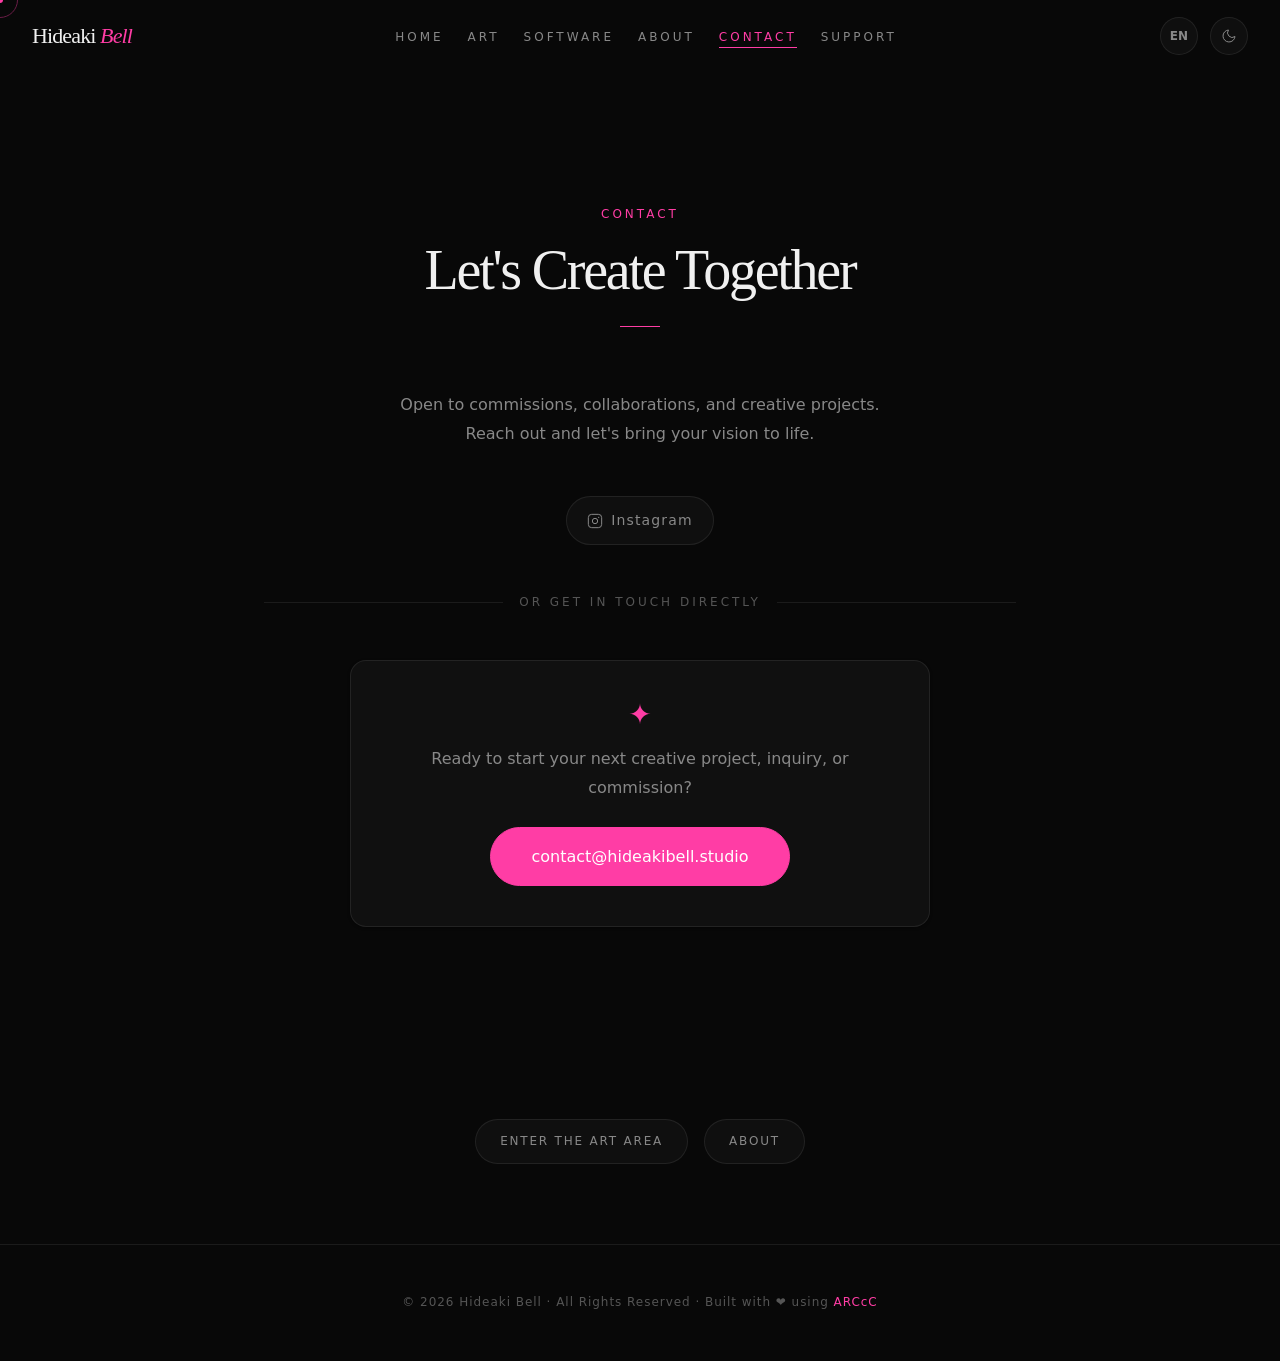
<file: contact.html>
﻿<!DOCTYPE html>
<html lang="en">
<head>
  <meta charset="UTF-8" />
  <meta name="viewport" content="width=device-width, initial-scale=1.0" />
  <meta http-equiv="Content-Security-Policy" content="default-src 'self'; script-src 'self'; style-src 'self' 'unsafe-inline' https://fonts.googleapis.com; font-src https://fonts.gstatic.com; img-src 'self' data: https:; media-src 'self' https:; frame-src https:; connect-src 'self' https://api.github.com; object-src 'none'; base-uri 'self'; form-action 'self'" />
  <title>Contact · Hideaki Bell</title>
  <meta name="description" content="Contact Hideaki Bell — commissions, collaborations and creative projects." />
  <meta name="author" content="Hideaki Bell" />
  <meta name="robots" content="index, follow" />
  <link rel="icon" href="data:image/svg+xml,<svg xmlns='http://www.w3.org/2000/svg' viewBox='0 0 100 100'><text y='.9em' font-size='90'>✦</text></svg>" />
  <script src="assets/js/theme-init.js"></script>
  <link rel="stylesheet" href="assets/styles/index.css" />
</head>
<body data-page="contact">

  <div class="cursor-dot"  aria-hidden="true"></div>
  <div class="cursor-ring" aria-hidden="true"></div>

  <nav class="site-nav" role="navigation" aria-label="Main navigation">
    <a href="index.html" class="nav__logo" id="nav-logo">
      Hideaki <span>Bell</span>
    </a>
    <ul class="nav__links" role="list">
      <li><a href="index.html"  class="nav__link" id="nav-link-home">Home</a></li>
      <li><a href="art.html"    class="nav__link" id="nav-link-art">Art</a></li>
      <li><a href="studio.html" class="nav__link" id="nav-link-studio">Software</a></li>
      <li><a href="about.html"   class="nav__link" id="nav-link-about">About</a></li>
      <li><a href="contact.html" class="nav__link" id="nav-link-contact" aria-current="page">Contact</a></li>
      <li><a href="support.html" class="nav__link" id="nav-link-support">Support</a></li>
    </ul>
    <div class="nav__right">
      <button class="lang-switch" id="lang-switch-btn" aria-label="Switch language" title="Mudar idioma">EN</button>
      <a href="admin.html" class="admin-link-btn" id="admin-link-btn" title="Creator Studio" style="display:none;">⚙</a>
      <button class="theme-toggle" id="theme-toggle-btn" aria-label="Switch to light mode" title="Light mode">
        <svg id="theme-icon-moon" viewBox="0 0 24 24" fill="none" stroke="currentColor" stroke-width="1.5" aria-hidden="true">
          <path d="M21 12.79A9 9 0 1 1 11.21 3 7 7 0 0 0 21 12.79z"/>
        </svg>
        <svg id="theme-icon-sun" viewBox="0 0 24 24" fill="none" stroke="currentColor" stroke-width="1.5" aria-hidden="true">
          <circle cx="12" cy="12" r="4"/>
          <path d="M12 1v2M12 21v2M4.22 4.22l1.42 1.42M18.36 18.36l1.42 1.42M1 12h2M21 12h2M4.22 19.78l1.42-1.42M18.36 5.64l1.42-1.42"/>
        </svg>
      </button>
      <button class="nav__burger" aria-label="Toggle mobile menu" aria-expanded="false">
        <span></span><span></span><span></span>
      </button>
    </div>
  </nav>

  <main class="area area--plain">
    <section id="contact" class="contact-page" aria-label="Contact">
      <div class="section-header reveal">
        <span class="section-label">Contact</span>
        <h2 class="section-title">Let's Create Together</h2>
        <div class="section-divider" aria-hidden="true"></div>
      </div>

      <p class="contact__intro reveal reveal-delay-1">
        Open to commissions, collaborations, and creative projects.
        Reach out and let's bring your vision to life.
      </p>

      <div id="contact-socials-wrapper">
        <div class="contact__socials" id="contact-socials">
          <!-- Injected by SocialLinksRenderer -->
        </div>
        <div class="contact__divider reveal" id="contact-divider">or get in touch directly</div>
      </div>

      <div class="contact__card reveal">
        <div class="contact__card-icon" aria-hidden="true">✦</div>
        <p class="contact__card-text" id="contact-card-text">
          Ready to start your next creative project, inquiry, or commission?
        </p>
        <a id="contact-email" href="mailto:hello@hideakibell.art" class="contact__card-button">
          hello@hideakibell.art
        </a>
      </div>
    </section>

    <nav class="area__switch" aria-label="Other areas">
      <a class="area__switch-link" href="art.html" data-i18n="hub_art_cta">Enter the art area</a>
      <a class="area__switch-link" href="about.html" data-i18n="nav_about">About the artist</a>
    </nav>
  </main>

  <footer class="site-footer" role="contentinfo">
    <p class="site-footer__text">
      © <span id="footer-year"></span> Hideaki Bell · All Rights Reserved ·
      Built with ❤ using <a href="#" aria-label="ARCcC methodology">ARCcC</a>
    </p>
  </footer>

  <script src="infrastructure/event-bus/index.js"></script>
  <script src="infrastructure/i18n/index.js"></script>
  <script src="infrastructure/config/index.js"></script>
  <script src="infrastructure/content/index.js"></script>
  <script src="infrastructure/intersection-observer/index.js"></script>
  <script src="utils/dom/index.js"></script>
  <script src="utils/formatters/index.js"></script>
  <script src="utils/env/index.js"></script>
  <script src="core/contact/private/social-links/index.js"></script>
  <script src="core/contact/index.js"></script>
  <script src="core/admin-gate/index.js"></script>
  <script src="core/theme-toggle/index.js"></script>
  <script src="core/language/index.js"></script>
  <script src="boundary/orchestrator/contracts/SiteContract.js"></script>
  <script src="boundary/orchestrator/index.js"></script>
  <script src="boundary/index.js"></script>
</body>
</html>
</file>
<file: assets/styles/index.css>
/* ==========================================================
   STYLES INDEX — Single entry point for all CSS
   ARCcC: assets/styles/index.css
   Import order matters: tokens → utils → components
   ========================================================== */

/* ── Imports (must come before all rules per CSS spec) ────── */
@import url('./design-system/tokens.css');
@import url('./utils/animations.css');
@import url('./components/hero.css');
@import url('./components/gallery.css');
@import url('./components/about.css');
@import url('./components/contact.css');
@import url('./components/area.css');
@import url('./components/hub.css');
@import url('./components/studio.css');
@import url('./components/support.css');
@import url('./components/admin.css');


/* ── 1. Reset & Base ────────────────────────────────────────*/
*, *::before, *::after {
  box-sizing: border-box;
  margin: 0;
  padding: 0;
}

html {
  scroll-behavior: smooth;
  -webkit-font-smoothing: antialiased;
  -moz-osx-font-smoothing: grayscale;
}

body {
  font-family: var(--font-body);
  font-size: var(--text-base);
  color: var(--color-text-primary);
  background: var(--color-bg);
  line-height: var(--leading-normal);
  min-height: 100dvh;
  overflow-x: hidden;
  cursor: none;
}

/* ── Custom cursor ─────────────────────────────────────────*/
.cursor-dot {
  position: fixed;
  width: 6px;
  height: 6px;
  background: var(--color-accent);
  border-radius: var(--radius-full);
  pointer-events: none;
  z-index: var(--z-top);
  transform: translate(-50%, -50%);
  transition:
    width    var(--duration-fast) var(--ease-out),
    height   var(--duration-fast) var(--ease-out),
    opacity  var(--duration-fast) var(--ease-out);
  will-change: transform;
}

.cursor-ring {
  position: fixed;
  width: 36px;
  height: 36px;
  border: 1px solid var(--color-accent);
  opacity: 0.4;
  border-radius: var(--radius-full);
  pointer-events: none;
  z-index: var(--z-top);
  transform: translate(-50%, -50%);
  transition:
    width    var(--duration-normal) var(--ease-out),
    height   var(--duration-normal) var(--ease-out),
    opacity  var(--duration-normal) var(--ease-out),
    border   var(--duration-fast)   var(--ease-out);
  will-change: transform;
}

.cursor-ring.is-hovering {
  width: 60px;
  height: 60px;
  opacity: 1;
  border-color: var(--color-accent);
  background: var(--color-accent-soft);
}

body * { cursor: none !important; }

@media (hover: none) {
  .cursor-dot, .cursor-ring { display: none; }
  body, body * { cursor: auto !important; }
}

/* ── Navigation ─────────────────────────────────────────────*/
.site-nav {
  position: fixed;
  top: 0;
  left: 0;
  right: 0;
  z-index: var(--z-overlay);
  height: var(--nav-height);
  display: flex;
  align-items: center;
  justify-content: space-between;
  padding: 0 var(--space-8);
  transition: background var(--duration-normal) var(--ease-out),
              border     var(--duration-normal) var(--ease-out);
  border-bottom: 1px solid transparent;
}

.site-nav.is-scrolled {
  background: rgba(8, 8, 8, 0.85);
  backdrop-filter: blur(20px);
  border-bottom-color: var(--color-border);
}

.nav__logo {
  font-family: var(--font-display);
  font-size: var(--text-xl);
  font-weight: 400;
  color: var(--color-text-primary);
  text-decoration: none;
  letter-spacing: var(--tracking-tight);
}

.nav__logo span {
  color: var(--color-accent);
  font-style: italic;
}

.nav__links {
  display: flex;
  align-items: center;
  gap: var(--space-6);
  list-style: none;
}

.nav__link {
  font-family: var(--font-body);
  font-size: var(--text-xs);
  font-weight: 500;
  letter-spacing: var(--tracking-widest);
  text-transform: uppercase;
  color: var(--color-text-secondary);
  text-decoration: none;
  position: relative;
  transition: color var(--duration-fast) var(--ease-out);
}

.nav__link::after {
  content: '';
  position: absolute;
  bottom: -4px;
  left: 0;
  width: 0;
  height: 1px;
  background: var(--color-accent);
  transition: width var(--duration-normal) var(--ease-out);
}

.nav__link:hover {
  color: var(--color-text-primary);
}

.nav__link:hover::after,
.nav__link.is-active::after {
  width: 100%;
}

.nav__link.is-active {
  color: var(--color-accent);
}

/* Current page (multi-page navigation between areas) */
.nav__link[aria-current="page"] {
  color: var(--color-accent);
}

.nav__link[aria-current="page"]::after {
  width: 100%;
}

/* Mobile nav menu */
.nav__burger {
  display: none;
  flex-direction: column;
  gap: 5px;
  background: none;
  border: none;
  cursor: none;
  padding: var(--space-2);
}

.nav__burger span {
  display: block;
  width: 22px;
  height: 1px;
  background: var(--color-text-secondary);
  transition: all var(--duration-normal) var(--ease-out);
}

@media (max-width: 900px) {
  .nav__links {
    position: fixed;
    top: var(--nav-height);
    left: 0;
    right: 0;
    flex-direction: column;
    background: rgba(8, 8, 8, 0.97);
    backdrop-filter: blur(20px);
    padding: var(--space-8) var(--space-6);
    gap: var(--space-6);
    border-bottom: 1px solid var(--color-border);
    transform: translateY(-100%);
    opacity: 0;
    pointer-events: none;
    transition:
      transform var(--duration-normal) var(--ease-out),
      opacity   var(--duration-normal) var(--ease-out);
    z-index: var(--z-overlay);
  }
  .nav__links.is-open {
    transform: translateY(0);
    opacity: 1;
    pointer-events: all;
  }
  .nav__burger { display: flex; }
  .site-nav { padding: 0 var(--space-6); }
}

[data-theme="light"] .nav__links {
  background: rgba(247, 247, 248, 0.97);
}

[data-theme="light"] .site-nav.is-scrolled {
  background: rgba(247, 247, 248, 0.85);
}

/* ── Theme Toggle Button ──────────────────────────────────── */
.theme-toggle {
  display: flex;
  align-items: center;
  justify-content: center;
  width: 38px;
  height: 38px;
  border-radius: var(--radius-full);
  border: 1px solid var(--color-border);
  background: var(--color-surface);
  color: var(--color-text-secondary);
  cursor: none;
  position: relative;
  flex-shrink: 0;
  transition:
    color       var(--duration-fast) var(--ease-out),
    border      var(--duration-fast) var(--ease-out),
    background  var(--duration-fast) var(--ease-out),
    box-shadow  var(--duration-normal) var(--ease-out);
}

.theme-toggle:hover {
  color: var(--color-accent);
  border-color: rgba(255, 62, 165, 0.4);
  background: var(--color-accent-dim);
  box-shadow: 0 0 16px var(--color-accent-glow);
}

/* ── Language Switcher Button ──────────────────────────────── */
.lang-switch {
  display: flex;
  align-items: center;
  justify-content: center;
  width: 38px;
  height: 38px;
  border-radius: var(--radius-full);
  border: 1px solid var(--color-border);
  background: var(--color-surface);
  color: var(--color-text-secondary);
  font-family: var(--font-body);
  font-size: var(--text-xs);
  font-weight: 600;
  cursor: none;
  position: relative;
  flex-shrink: 0;
  transition:
    color       var(--duration-fast) var(--ease-out),
    border      var(--duration-fast) var(--ease-out),
    background  var(--duration-fast) var(--ease-out),
    box-shadow  var(--duration-normal) var(--ease-out);
}

.lang-switch:hover {
  color: var(--color-accent);
  border-color: rgba(255, 62, 165, 0.4);
  background: var(--color-accent-dim);
  box-shadow: 0 0 16px var(--color-accent-glow);
}

/* ── Creator Studio Link Button (Local only) ────────────────── */
.admin-link-btn {
  display: flex;
  align-items: center;
  justify-content: center;
  width: 38px;
  height: 38px;
  border-radius: var(--radius-full);
  border: 1px solid var(--color-border);
  background: var(--color-surface);
  color: var(--color-text-secondary);
  text-decoration: none;
  font-size: var(--text-base);
  cursor: none;
  position: relative;
  flex-shrink: 0;
  transition:
    color       var(--duration-fast) var(--ease-out),
    border      var(--duration-fast) var(--ease-out),
    background  var(--duration-fast) var(--ease-out),
    box-shadow  var(--duration-normal) var(--ease-out);
}

.admin-link-btn:hover {
  color: var(--color-accent);
  border-color: rgba(255, 62, 165, 0.4);
  background: var(--color-accent-dim);
  box-shadow: 0 0 16px var(--color-accent-glow);
}



.theme-toggle svg {
  width: 16px;
  height: 16px;
  flex-shrink: 0;
}

/* Spin animation on toggle */
.theme-toggle.is-spinning svg {
  animation: theme-spin 0.4s var(--ease-out);
}

@keyframes theme-spin {
  from { transform: rotate(-90deg) scale(0.6); opacity: 0; }
  to   { transform: rotate(0deg)   scale(1);   opacity: 1; }
}

/* Nav right side wrapper (holds toggle + burger) */
.nav__right {
  display: flex;
  align-items: center;
  gap: var(--space-3);
}

/* ── Footer ──────────────────────────────────────────────── */
.site-footer {
  padding: var(--space-12) var(--space-6);
  text-align: center;
  border-top: 1px solid var(--color-border);
}

.site-footer__text {
  font-family: var(--font-body);
  font-size: var(--text-xs);
  color: var(--color-text-tertiary);
  letter-spacing: var(--tracking-wide);
}

.site-footer__text a {
  color: var(--color-accent);
  text-decoration: none;
}

/* ── Section divider ─────────────────────────────────────── */
.section-divider {
  width: 40px;
  height: 1px;
  background: var(--color-accent);
  margin: var(--space-6) auto 0;
}


/* ── Selection ───────────────────────────────────────────── */
::selection {
  background: var(--color-accent-dim);
  color: var(--color-accent);
}
</file>
<file: assets/styles/design-system/tokens.css>
/* ==========================================================
   DESIGN SYSTEM — TOKENS
   ARCcC: assets/styles/design-system/tokens.css
   Ponto único de verdade para todas as variáveis visuais.
   ========================================================== */

@import url('https://fonts.googleapis.com/css2?family=Cormorant+Garamond:ital,wght@0,300;0,400;0,500;0,600;1,300;1,400&family=Inter:wght@300;400;500;600&display=swap');

/* ── Theme transition (applied to all elements on toggle) ── */
*, *::before, *::after {
  transition:
    background-color 0.35s cubic-bezier(0.16, 1, 0.3, 1),
    border-color     0.35s cubic-bezier(0.16, 1, 0.3, 1),
    color            0.2s  cubic-bezier(0.16, 1, 0.3, 1),
    box-shadow       0.35s cubic-bezier(0.16, 1, 0.3, 1);
}

/* ── DARK MODE (default) ─────────────────────────────────── */
:root,
[data-theme="dark"] {
  color-scheme: dark;

  /* ─── Color Palette ────────────────────────────────────── */
  --color-bg:            #080808;
  --color-bg-secondary:  #101010;
  --color-bg-tertiary:   #1a1a1a;
  --color-surface:       rgba(255, 255, 255, 0.03);
  --color-surface-hover: rgba(255, 255, 255, 0.06);
  --color-border:        rgba(255, 255, 255, 0.08);
  --color-border-strong: rgba(255, 255, 255, 0.15);

  --color-text-primary:   #f0f0f0;
  --color-text-secondary: #888888;
  --color-text-tertiary:  #555555;
  --color-white:          #ffffff;

  /* ─── Brand Pink — Hideaki Bell ───────────────────────── */
  --color-accent:        #FF3EA5;
  --color-accent-dim:    rgba(255, 62, 165, 0.12);
  --color-accent-glow:   rgba(255, 62, 165, 0.30);
  --color-accent-soft:   rgba(255, 62, 165, 0.08);

  /* ─── Typography ─────────────────────────────────────────── */
  --font-display: 'Cormorant Garamond', Georgia, serif;
  --font-body:    'Inter', system-ui, -apple-system, sans-serif;

  --text-xs:   0.75rem;    /* 12px */
  --text-sm:   0.875rem;   /* 14px */
  --text-base: 1rem;       /* 16px */
  --text-lg:   1.125rem;   /* 18px */
  --text-xl:   1.375rem;   /* 22px */
  --text-2xl:  1.75rem;    /* 28px */
  --text-3xl:  2.5rem;     /* 40px */
  --text-4xl:  3.5rem;     /* 56px */
  --text-5xl:  5rem;       /* 80px */
  --text-6xl:  7rem;       /* 112px */

  --leading-tight:  1.1;
  --leading-snug:   1.3;
  --leading-normal: 1.6;
  --leading-relaxed:1.8;

  --tracking-tight:  -0.04em;
  --tracking-normal:  0;
  --tracking-wide:    0.08em;
  --tracking-wider:   0.15em;
  --tracking-widest:  0.25em;

  /* ─── Spacing ─────────────────────────────────────────────── */
  --space-1:  0.25rem;   /* 4px  */
  --space-2:  0.5rem;    /* 8px  */
  --space-3:  0.75rem;   /* 12px */
  --space-4:  1rem;      /* 16px */
  --space-5:  1.25rem;   /* 20px */
  --space-6:  1.5rem;    /* 24px */
  --space-8:  2rem;      /* 32px */
  --space-10: 2.5rem;    /* 40px */
  --space-12: 3rem;      /* 48px */
  --space-16: 4rem;      /* 64px */
  --space-20: 5rem;      /* 80px */
  --space-24: 6rem;      /* 96px */
  --space-32: 8rem;      /* 128px */

  /* ─── Layout ─────────────────────────────────────────────── */
  --max-width:     1200px;
  --max-width-sm:  640px;
  --max-width-md:  800px;
  --nav-height:    72px;
  --radius-sm:     4px;
  --radius-md:     8px;
  --radius-lg:     16px;
  --radius-full:   9999px;

  /* ─── Shadows & Effects ──────────────────────────────────── */
  --shadow-sm:  0 1px 3px rgba(0,0,0,0.4);
  --shadow-md:  0 4px 20px rgba(0,0,0,0.5);
  --shadow-lg:  0 12px 48px rgba(0,0,0,0.6);
  --shadow-xl:  0 24px 80px rgba(0,0,0,0.7);
  --glow-accent:0 0 40px var(--color-accent-glow);

  /* ─── Transitions ─────────────────────────────────────────── */
  --ease-out:   cubic-bezier(0.16, 1, 0.3, 1);
  --ease-in:    cubic-bezier(0.7, 0, 0.84, 0);
  --ease-inout: cubic-bezier(0.65, 0, 0.35, 1);
  --duration-fast:   150ms;
  --duration-normal: 300ms;
  --duration-slow:   600ms;
  --duration-slower: 900ms;

  /* ─── Z-Index ─────────────────────────────────────────────── */
  --z-base:    1;
  --z-overlay: 100;
  --z-modal:   200;
  --z-panel:   300;
  --z-top:     400;
}

/* ── LIGHT MODE ──────────────────────────────────────────── */
[data-theme="light"] {
  color-scheme: light;

  /* ─── Color Palette ────────────────────────────────────── */
  --color-bg:            #f7f7f8;
  --color-bg-secondary:  #ffffff;
  --color-bg-tertiary:   #efefef;
  --color-surface:       rgba(0, 0, 0, 0.04);
  --color-surface-hover: rgba(0, 0, 0, 0.07);
  --color-border:        rgba(0, 0, 0, 0.10);
  --color-border-strong: rgba(0, 0, 0, 0.18);

  --color-text-primary:   #141414;
  --color-text-secondary: #5a5a5a;
  --color-text-tertiary:  #999999;
  --color-white:          #ffffff;

  /* ─── Brand Pink stays the same in both modes ─────────── */
  --color-accent:        #FF3EA5;
  --color-accent-dim:    rgba(255, 62, 165, 0.10);
  --color-accent-glow:   rgba(255, 62, 165, 0.22);
  --color-accent-soft:   rgba(255, 62, 165, 0.06);

  /* ─── Lighter shadows for light mode ──────────────────── */
  --shadow-sm:  0 1px 3px rgba(0, 0, 0, 0.10);
  --shadow-md:  0 4px 20px rgba(0, 0, 0, 0.12);
  --shadow-lg:  0 12px 48px rgba(0, 0, 0, 0.15);
  --shadow-xl:  0 24px 80px rgba(0, 0, 0, 0.18);
}

/* ── Light mode: hero canvas fades to light bg ───────────── */
[data-theme="light"] #hero {
  background: linear-gradient(135deg, #fff0f6 0%, #f7f7f8 60%);
}

[data-theme="light"] #hero::after {
  background:
    radial-gradient(ellipse 70% 60% at 50% 50%, transparent 30%, #f7f7f8 100%),
    linear-gradient(to bottom, transparent 60%, #f7f7f8 100%);
}

[data-theme="light"] #about {
  background: var(--color-bg-secondary);
}

/* ── Light mode: shimmer adjusts ─────────────────────────── */
[data-theme="light"] .shimmer {
  background: linear-gradient(
    90deg,
    var(--color-bg-secondary) 25%,
    var(--color-bg-tertiary)  50%,
    var(--color-bg-secondary) 75%
  );
  background-size: 200% 100%;
}

/* ── Light mode: settings panel ──────────────────────────── */
[data-theme="light"] .settings-panel {
  background: #ffffff;
}

[data-theme="light"] .artwork-settings-item {
  background: var(--color-bg);
}

[data-theme="light"] .settings-input,
[data-theme="light"] .settings-textarea,
[data-theme="light"] .settings-select {
  background: var(--color-bg);
  color: var(--color-text-primary);
}
</file>
